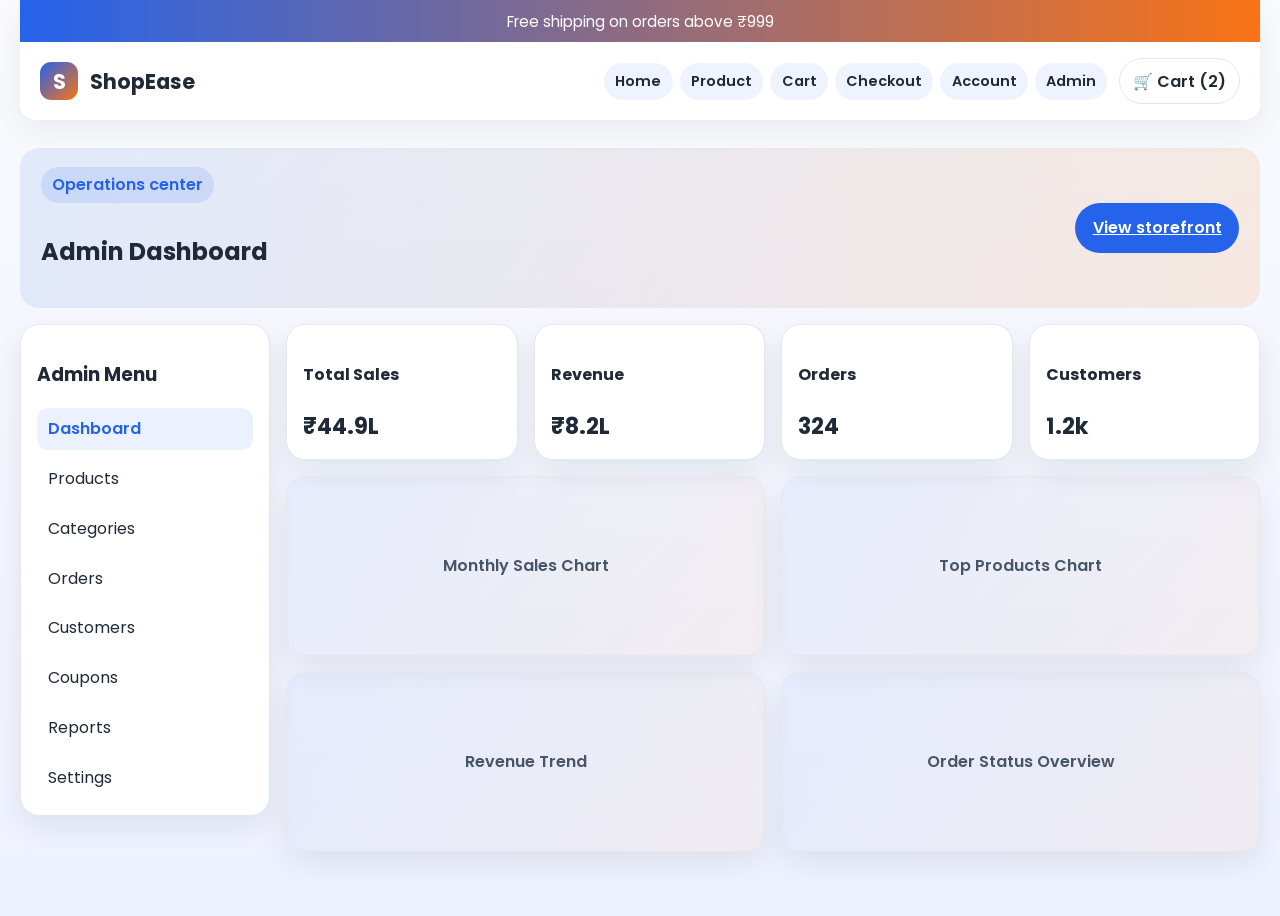
<file: admin.html>
<!DOCTYPE html>
<html lang="en">
  <head>
    <meta charset="UTF-8" />
    <meta name="viewport" content="width=device-width, initial-scale=1.0" />
    <title>Admin Dashboard | ShopEase</title>
    <link rel="preconnect" href="https://fonts.googleapis.com" />
    <link rel="preconnect" href="https://fonts.gstatic.com" crossorigin />
    <link href="https://fonts.googleapis.com/css2?family=Poppins:wght@400;500;600;700&display=swap" rel="stylesheet" />
    <link rel="stylesheet" href="styles.css" />
  </head>
  <body>
    <div class="page-shell">
      <header class="topbar">
        <div class="topbar__offer">Free shipping on orders above ₹999</div>
        <nav class="navbar">
          <a class="brand" href="index.html">
            <span class="brand__icon">S</span>
            <span class="brand__text">ShopEase</span>
          </a>
          <div class="navbar__actions">
            <div class="page-nav">
              <a href="index.html">Home</a>
              <a href="product.html">Product</a>
              <a href="cart.html">Cart</a>
              <a href="checkout.html">Checkout</a>
              <a href="dashboard.html">Account</a>
              <a href="admin.html">Admin</a>
            </div>
            <a class="nav-icon" href="cart.html">🛒 Cart (2)</a>
          </div>
        </nav>
      </header>

      <main class="page-content">
        <section class="mini-hero">
          <div>
            <p class="eyebrow">Operations center</p>
            <h1>Admin Dashboard</h1>
          </div>
          <a class="button button--primary" href="index.html">View storefront</a>
        </section>

        <section class="dashboard-layout">
          <aside class="sidebar">
            <h3>Admin Menu</h3>
            <ul>
              <li><a class="active" href="#">Dashboard</a></li>
              <li><a href="#">Products</a></li>
              <li><a href="#">Categories</a></li>
              <li><a href="#">Orders</a></li>
              <li><a href="#">Customers</a></li>
              <li><a href="#">Coupons</a></li>
              <li><a href="#">Reports</a></li>
              <li><a href="#">Settings</a></li>
            </ul>
          </aside>

          <div class="dashboard-grid">
            <div class="stats-grid">
              <div class="dashboard-card">
                <h4>Total Sales</h4>
                <p style="font-size: 1.4rem; font-weight: 700; margin: 0;">₹44.9L</p>
              </div>
              <div class="dashboard-card">
                <h4>Revenue</h4>
                <p style="font-size: 1.4rem; font-weight: 700; margin: 0;">₹8.2L</p>
              </div>
              <div class="dashboard-card">
                <h4>Orders</h4>
                <p style="font-size: 1.4rem; font-weight: 700; margin: 0;">324</p>
              </div>
              <div class="dashboard-card">
                <h4>Customers</h4>
                <p style="font-size: 1.4rem; font-weight: 700; margin: 0;">1.2k</p>
              </div>
            </div>
            <div class="admin-grid">
              <div class="dashboard-card chart-card">Monthly Sales Chart</div>
              <div class="dashboard-card chart-card">Top Products Chart</div>
              <div class="dashboard-card chart-card">Revenue Trend</div>
              <div class="dashboard-card chart-card">Order Status Overview</div>
            </div>
          </div>
        </section>
      </main>
    </div>
  </body>
</html>
</file>
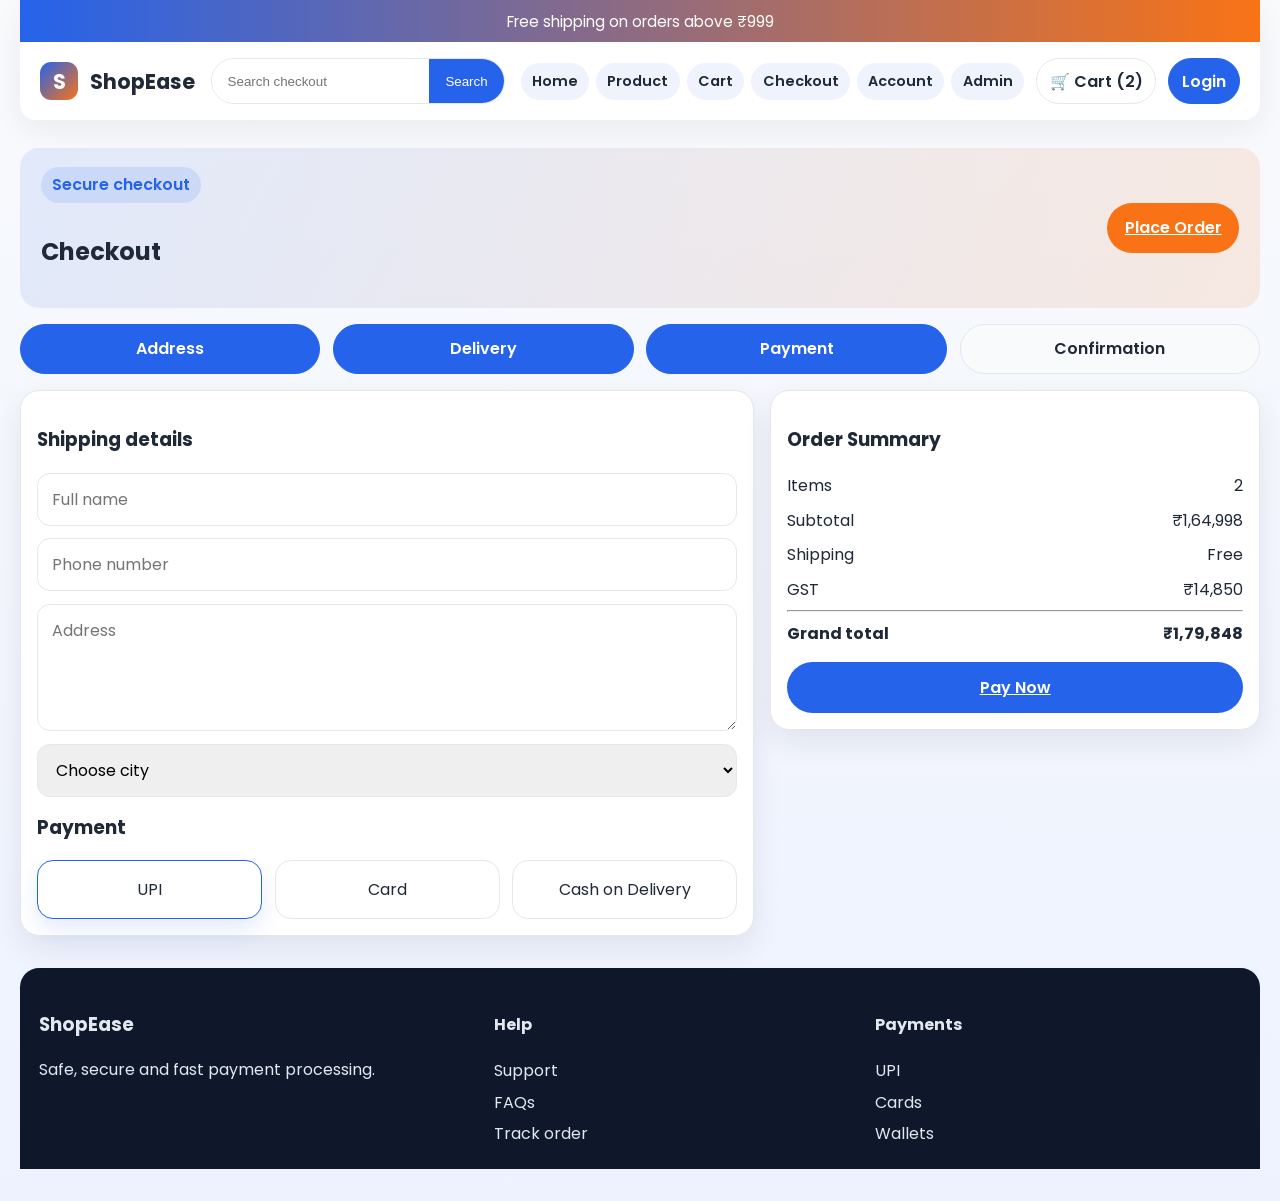
<file: checkout.html>
<!DOCTYPE html>
<html lang="en">
  <head>
    <meta charset="UTF-8" />
    <meta name="viewport" content="width=device-width, initial-scale=1.0" />
    <title>Checkout | ShopEase</title>
    <link rel="preconnect" href="https://fonts.googleapis.com" />
    <link rel="preconnect" href="https://fonts.gstatic.com" crossorigin />
    <link href="https://fonts.googleapis.com/css2?family=Poppins:wght@400;500;600;700&display=swap" rel="stylesheet" />
    <link rel="stylesheet" href="styles.css" />
  </head>
  <body>
    <div class="page-shell">
      <header class="topbar">
        <div class="topbar__offer">Free shipping on orders above ₹999</div>
        <nav class="navbar">
          <a class="brand" href="index.html">
            <span class="brand__icon">S</span>
            <span class="brand__text">ShopEase</span>
          </a>
          <div class="navbar__search">
            <input type="text" placeholder="Search checkout" />
            <button>Search</button>
          </div>
          <div class="navbar__actions">
            <div class="page-nav">
              <a href="index.html">Home</a>
              <a href="product.html">Product</a>
              <a href="cart.html">Cart</a>
              <a href="checkout.html">Checkout</a>
              <a href="dashboard.html">Account</a>
              <a href="admin.html">Admin</a>
            </div>
            <a class="nav-icon" href="cart.html">🛒 Cart (2)</a>
            <a class="nav-icon nav-icon--primary" href="dashboard.html">Login</a>
          </div>
        </nav>
      </header>

      <main class="page-content">
        <section class="mini-hero">
          <div>
            <p class="eyebrow">Secure checkout</p>
            <h1>Checkout</h1>
          </div>
          <a class="button button--accent" href="success.html">Place Order</a>
        </section>

        <div class="stepper">
          <div class="step active">Address</div>
          <div class="step active">Delivery</div>
          <div class="step active">Payment</div>
          <div class="step">Confirmation</div>
        </div>

        <section class="checkout-grid">
          <article class="page-card" style="padding: 1rem;">
            <h3>Shipping details</h3>
            <div class="form-grid">
              <input type="text" placeholder="Full name" />
              <input type="text" placeholder="Phone number" />
              <textarea rows="4" placeholder="Address"></textarea>
              <select>
                <option>Choose city</option>
                <option>Delhi</option>
                <option>Mumbai</option>
                <option>Bengaluru</option>
              </select>
            </div>
            <h3 style="margin-top: 1rem;">Payment</h3>
            <div class="payment-grid">
              <div class="payment-card active">UPI</div>
              <div class="payment-card">Card</div>
              <div class="payment-card">Cash on Delivery</div>
            </div>
          </article>
          <aside class="summary-card">
            <h3>Order Summary</h3>
            <div class="summary-row"><span>Items</span><span>2</span></div>
            <div class="summary-row"><span>Subtotal</span><span>₹1,64,998</span></div>
            <div class="summary-row"><span>Shipping</span><span>Free</span></div>
            <div class="summary-row"><span>GST</span><span>₹14,850</span></div>
            <hr />
            <div class="summary-row"><strong>Grand total</strong><strong>₹1,79,848</strong></div>
            <a class="button button--primary" style="margin-top: 1rem; width: 100%;" href="success.html">Pay Now</a>
          </aside>
        </section>
      </main>

      <footer class="footer">
        <div>
          <h3>ShopEase</h3>
          <p>Safe, secure and fast payment processing.</p>
        </div>
        <div>
          <h4>Help</h4>
          <ul>
            <li><a href="#">Support</a></li>
            <li><a href="#">FAQs</a></li>
            <li><a href="#">Track order</a></li>
          </ul>
        </div>
        <div>
          <h4>Payments</h4>
          <ul>
            <li><a href="#">UPI</a></li>
            <li><a href="#">Cards</a></li>
            <li><a href="#">Wallets</a></li>
          </ul>
        </div>
      </footer>
    </div>
  </body>
</html>
</file>
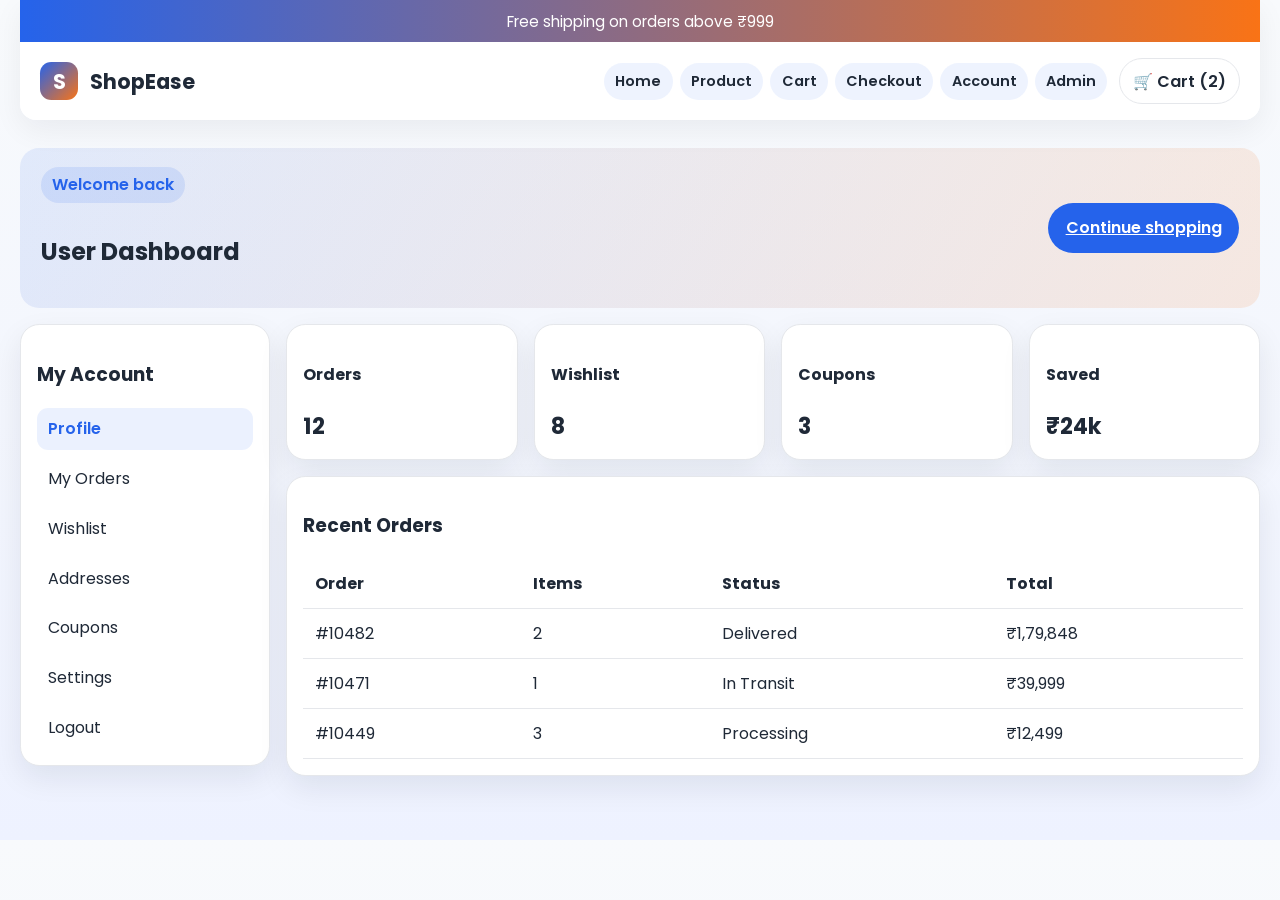
<file: dashboard.html>
<!DOCTYPE html>
<html lang="en">
  <head>
    <meta charset="UTF-8" />
    <meta name="viewport" content="width=device-width, initial-scale=1.0" />
    <title>User Dashboard | ShopEase</title>
    <link rel="preconnect" href="https://fonts.googleapis.com" />
    <link rel="preconnect" href="https://fonts.gstatic.com" crossorigin />
    <link href="https://fonts.googleapis.com/css2?family=Poppins:wght@400;500;600;700&display=swap" rel="stylesheet" />
    <link rel="stylesheet" href="styles.css" />
  </head>
  <body>
    <div class="page-shell">
      <header class="topbar">
        <div class="topbar__offer">Free shipping on orders above ₹999</div>
        <nav class="navbar">
          <a class="brand" href="index.html">
            <span class="brand__icon">S</span>
            <span class="brand__text">ShopEase</span>
          </a>
          <div class="navbar__actions">
            <div class="page-nav">
              <a href="index.html">Home</a>
              <a href="product.html">Product</a>
              <a href="cart.html">Cart</a>
              <a href="checkout.html">Checkout</a>
              <a href="dashboard.html">Account</a>
              <a href="admin.html">Admin</a>
            </div>
            <a class="nav-icon" href="cart.html">🛒 Cart (2)</a>
          </div>
        </nav>
      </header>

      <main class="page-content">
        <section class="mini-hero">
          <div>
            <p class="eyebrow">Welcome back</p>
            <h1>User Dashboard</h1>
          </div>
          <a class="button button--primary" href="index.html">Continue shopping</a>
        </section>

        <section class="dashboard-layout">
          <aside class="sidebar">
            <h3>My Account</h3>
            <ul>
              <li><a class="active" href="#">Profile</a></li>
              <li><a href="#">My Orders</a></li>
              <li><a href="#">Wishlist</a></li>
              <li><a href="#">Addresses</a></li>
              <li><a href="#">Coupons</a></li>
              <li><a href="#">Settings</a></li>
              <li><a href="#">Logout</a></li>
            </ul>
          </aside>

          <div class="dashboard-grid">
            <div class="stats-grid">
              <div class="dashboard-card">
                <h4>Orders</h4>
                <p style="font-size: 1.4rem; font-weight: 700; margin: 0;">12</p>
              </div>
              <div class="dashboard-card">
                <h4>Wishlist</h4>
                <p style="font-size: 1.4rem; font-weight: 700; margin: 0;">8</p>
              </div>
              <div class="dashboard-card">
                <h4>Coupons</h4>
                <p style="font-size: 1.4rem; font-weight: 700; margin: 0;">3</p>
              </div>
              <div class="dashboard-card">
                <h4>Saved</h4>
                <p style="font-size: 1.4rem; font-weight: 700; margin: 0;">₹24k</p>
              </div>
            </div>

            <div class="dashboard-card table-wrap">
              <h3>Recent Orders</h3>
              <table>
                <thead>
                  <tr><th>Order</th><th>Items</th><th>Status</th><th>Total</th></tr>
                </thead>
                <tbody>
                  <tr><td>#10482</td><td>2</td><td>Delivered</td><td>₹1,79,848</td></tr>
                  <tr><td>#10471</td><td>1</td><td>In Transit</td><td>₹39,999</td></tr>
                  <tr><td>#10449</td><td>3</td><td>Processing</td><td>₹12,499</td></tr>
                </tbody>
              </table>
            </div>
          </div>
        </section>
      </main>
    </div>
  </body>
</html>
</file>
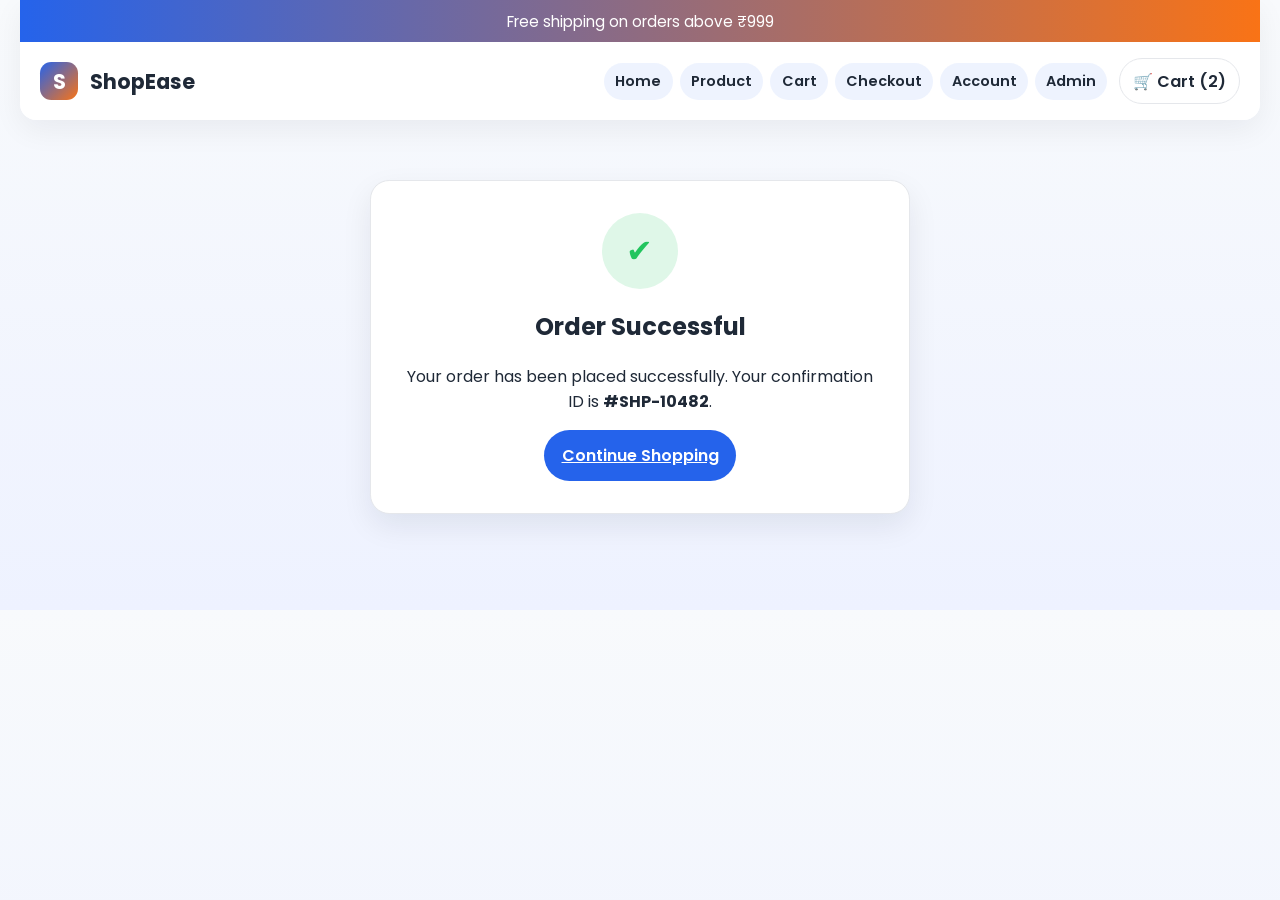
<file: success.html>
<!DOCTYPE html>
<html lang="en">
  <head>
    <meta charset="UTF-8" />
    <meta name="viewport" content="width=device-width, initial-scale=1.0" />
    <title>Order Success | ShopEase</title>
    <link rel="preconnect" href="https://fonts.googleapis.com" />
    <link rel="preconnect" href="https://fonts.gstatic.com" crossorigin />
    <link href="https://fonts.googleapis.com/css2?family=Poppins:wght@400;500;600;700&display=swap" rel="stylesheet" />
    <link rel="stylesheet" href="styles.css" />
  </head>
  <body>
    <div class="page-shell">
      <header class="topbar">
        <div class="topbar__offer">Free shipping on orders above ₹999</div>
        <nav class="navbar">
          <a class="brand" href="index.html">
            <span class="brand__icon">S</span>
            <span class="brand__text">ShopEase</span>
          </a>
          <div class="navbar__actions">
            <div class="page-nav">
              <a href="index.html">Home</a>
              <a href="product.html">Product</a>
              <a href="cart.html">Cart</a>
              <a href="checkout.html">Checkout</a>
              <a href="dashboard.html">Account</a>
              <a href="admin.html">Admin</a>
            </div>
            <a class="nav-icon" href="cart.html">🛒 Cart (2)</a>
          </div>
        </nav>
      </header>

      <main class="page-content">
        <section class="success-card">
          <div class="success-icon">✔</div>
          <h1>Order Successful</h1>
          <p>Your order has been placed successfully. Your confirmation ID is <strong>#SHP-10482</strong>.</p>
          <a class="button button--primary" href="index.html">Continue Shopping</a>
        </section>
      </main>
    </div>
  </body>
</html>
</file>
<file: styles.css>
:root {
  --primary: #2563eb;
  --secondary: #f97316;
  --success: #22c55e;
  --background: #f8fafc;
  --card: #ffffff;
  --text: #1f2937;
  --border: #e5e7eb;
  --shadow: 0 12px 30px rgba(15, 23, 42, 0.08);
}

* {
  box-sizing: border-box;
}

html {
  scroll-behavior: smooth;
}

body {
  margin: 0;
  font-family: 'Poppins', sans-serif;
  color: var(--text);
  background: linear-gradient(180deg, #f8fafc 0%, #eef2ff 100%);
}

img {
  display: block;
  width: 100%;
}

.page-shell {
  max-width: 1400px;
  margin: 0 auto;
  padding: 0 1.25rem 2rem;
}

.topbar {
  position: sticky;
  top: 0;
  z-index: 100;
  background: rgba(255, 255, 255, 0.95);
  backdrop-filter: blur(16px);
  box-shadow: 0 10px 30px rgba(15, 23, 42, 0.06);
  border-radius: 0 0 1rem 1rem;
  margin-bottom: 1.5rem;
}

.topbar__offer {
  padding: 0.6rem 1.25rem;
  text-align: center;
  background: linear-gradient(90deg, var(--primary), var(--secondary));
  color: white;
  font-size: 0.95rem;
}

.navbar {
  display: flex;
  align-items: center;
  justify-content: space-between;
  gap: 1rem;
  padding: 1rem 1.25rem;
}

.brand {
  display: flex;
  align-items: center;
  gap: 0.7rem;
  font-size: 1.3rem;
  font-weight: 700;
  color: var(--text);
  text-decoration: none;
}

.brand__icon {
  display: grid;
  place-items: center;
  width: 2.4rem;
  height: 2.4rem;
  border-radius: 0.7rem;
  background: linear-gradient(135deg, var(--primary), var(--secondary));
  color: white;
}

.navbar__search {
  display: flex;
  flex: 1;
  max-width: 560px;
  border: 1px solid var(--border);
  border-radius: 999px;
  overflow: hidden;
  background: white;
}

.navbar__search input {
  flex: 1;
  border: none;
  padding: 0.9rem 1rem;
  outline: none;
}

.navbar__search button {
  border: none;
  padding: 0 1rem;
  background: var(--primary);
  color: white;
  cursor: pointer;
}

.navbar__actions {
  display: flex;
  align-items: center;
  gap: 0.75rem;
  flex-wrap: wrap;
}

.dropdown {
  position: relative;
}

.dropdown summary {
  list-style: none;
  cursor: pointer;
  font-weight: 600;
  padding: 0.6rem 0.8rem;
  border: 1px solid var(--border);
  border-radius: 999px;
  background: white;
}

.dropdown ul {
  position: absolute;
  top: calc(100% + 0.5rem);
  left: 0;
  min-width: 9rem;
  padding: 0.6rem 0;
  margin: 0;
  list-style: none;
  background: white;
  border: 1px solid var(--border);
  border-radius: 0.8rem;
  box-shadow: var(--shadow);
}

.dropdown li a {
  display: block;
  padding: 0.6rem 0.8rem;
  color: var(--text);
  text-decoration: none;
}

.nav-icon {
  text-decoration: none;
  color: var(--text);
  font-weight: 600;
  padding: 0.6rem 0.8rem;
  border-radius: 999px;
  background: white;
  border: 1px solid var(--border);
}

.nav-icon--primary {
  background: var(--primary);
  color: white;
  border-color: var(--primary);
}

.hero {
  padding: 1rem 0 1.5rem;
}

.hero__slider {
  position: relative;
  overflow: hidden;
  border-radius: 1.4rem;
  background: white;
  box-shadow: var(--shadow);
}

.hero__slide {
  display: none;
  grid-template-columns: 1.1fr 0.9fr;
  align-items: center;
  gap: 1.5rem;
  padding: 2rem;
  min-height: 450px;
  background: linear-gradient(135deg, rgba(37, 99, 235, 0.16), rgba(249, 115, 22, 0.12));
}

.hero__slide.active {
  display: grid;
}

.hero__content h1 {
  font-size: clamp(2rem, 4vw, 3rem);
  margin: 0 0 0.75rem;
}

.hero__content p {
  font-size: 1rem;
  line-height: 1.7;
  color: #475569;
}

.eyebrow {
  display: inline-block;
  margin: 0 0 0.7rem;
  padding: 0.35rem 0.7rem;
  border-radius: 999px;
  background: rgba(37, 99, 235, 0.12);
  color: var(--primary);
  font-weight: 600;
}

.button {
  display: inline-flex;
  align-items: center;
  justify-content: center;
  border: none;
  border-radius: 999px;
  padding: 0.8rem 1.1rem;
  font-weight: 600;
  cursor: pointer;
  transition: transform 180ms ease, box-shadow 180ms ease, background 180ms ease;
}

.button:hover {
  transform: translateY(-1px);
  box-shadow: 0 10px 20px rgba(15, 23, 42, 0.12);
}

.button--primary {
  background: var(--primary);
  color: white;
}

.button--accent {
  background: var(--secondary);
  color: white;
}

.button--small {
  padding: 0.6rem 0.8rem;
  font-size: 0.9rem;
}

.hero__media img {
  height: 320px;
  object-fit: cover;
  border-radius: 1rem;
}

.hero__dots {
  display: flex;
  justify-content: center;
  gap: 0.45rem;
  padding: 0.75rem 0 1rem;
}

.hero__dots span {
  width: 0.75rem;
  height: 0.75rem;
  border-radius: 50%;
  background: rgba(15, 23, 42, 0.22);
  cursor: pointer;
}

.hero__dots span.active {
  background: var(--primary);
}

.section {
  padding: 1.2rem 0 0.2rem;
}

.section--tight {
  padding-top: 0.5rem;
}

.section__heading {
  display: flex;
  justify-content: space-between;
  align-items: center;
  margin-bottom: 1rem;
}

.section__heading h2 {
  margin: 0;
  font-size: 1.35rem;
}

.section__heading a {
  color: var(--primary);
  font-weight: 600;
  text-decoration: none;
}

.category-grid {
  display: grid;
  grid-template-columns: repeat(4, minmax(0, 1fr));
  gap: 1rem;
}

.category-card {
  background: var(--card);
  border: 1px solid var(--border);
  border-radius: 1rem;
  padding: 1rem;
  text-align: center;
  box-shadow: var(--shadow);
  transition: transform 180ms ease, box-shadow 180ms ease;
}

.category-card:hover {
  transform: translateY(-4px) scale(1.01);
  box-shadow: 0 16px 32px rgba(15, 23, 42, 0.14);
}

.category-card div {
  font-size: 1.9rem;
  margin-bottom: 0.65rem;
}

.product-row,
.product-grid {
  display: grid;
  gap: 1rem;
}

.product-row {
  grid-template-columns: repeat(3, minmax(0, 1fr));
}

.product-grid {
  grid-template-columns: repeat(4, minmax(0, 1fr));
}

.product-card {
  background: var(--card);
  border: 1px solid var(--border);
  border-radius: 1.1rem;
  overflow: hidden;
  box-shadow: var(--shadow);
  transition: transform 180ms ease, box-shadow 180ms ease;
}

.product-card:hover {
  transform: translateY(-4px) scale(1.01);
  box-shadow: 0 18px 38px rgba(15, 23, 42, 0.14);
}

.product-card img {
  height: 200px;
  object-fit: cover;
}

.product-card__body {
  padding: 1rem;
}

.product-card__brand {
  margin: 0 0 0.35rem;
  color: var(--secondary);
  font-weight: 600;
}

.product-card h3 {
  margin: 0 0 0.35rem;
}

.rating {
  margin: 0 0 0.5rem;
  color: #f59e0b;
  letter-spacing: 0.15em;
}

.price-stack {
  display: flex;
  align-items: center;
  gap: 0.6rem;
  margin-bottom: 0.65rem;
}

.price {
  font-weight: 700;
  color: var(--text);
}

.price--sale {
  color: var(--secondary);
}

.price--old {
  text-decoration: line-through;
  color: #94a3b8;
  font-size: 0.9rem;
}

.badge {
  display: inline-block;
  margin-bottom: 0.75rem;
  padding: 0.4rem 0.65rem;
  border-radius: 999px;
  background: rgba(34, 197, 94, 0.14);
  color: var(--success);
  font-weight: 600;
}

.product-card__actions {
  display: flex;
  gap: 0.5rem;
  margin-top: 0.6rem;
}

.countdown {
  display: flex;
  align-items: center;
  gap: 0.55rem;
  padding: 0.5rem 0.8rem;
  border-radius: 999px;
  background: rgba(249, 115, 22, 0.1);
  color: var(--secondary);
  font-weight: 600;
}

.brand-row {
  display: grid;
  grid-template-columns: repeat(4, minmax(0, 1fr));
  gap: 0.8rem;
}

.brand-row div {
  display: grid;
  place-items: center;
  min-height: 72px;
  border-radius: 1rem;
  background: var(--card);
  border: 1px solid var(--border);
  font-weight: 700;
  letter-spacing: 0.03em;
}

.section--highlight {
  display: grid;
  grid-template-columns: 1.1fr 0.9fr;
  gap: 1rem;
  padding: 1.5rem 0 2rem;
}

.testimonial-card,
.newsletter-card {
  background: var(--card);
  border: 1px solid var(--border);
  border-radius: 1.2rem;
  box-shadow: var(--shadow);
  padding: 1.25rem;
}

.newsletter-form {
  display: flex;
  gap: 0.7rem;
  margin-top: 0.75rem;
}

.newsletter-form input {
  flex: 1;
  border: 1px solid var(--border);
  border-radius: 999px;
  padding: 0.8rem 1rem;
  outline: none;
}

.footer {
  display: grid;
  grid-template-columns: 1.2fr 1fr 1fr;
  gap: 1rem;
  padding: 1.4rem 1.2rem;
  background: #0f172a;
  color: #e2e8f0;
  border-radius: 1.2rem 1.2rem 0 0;
}

.footer a {
  color: inherit;
  text-decoration: none;
}

.footer ul {
  list-style: none;
  padding: 0;
  margin: 0.5rem 0 0;
}

.footer li + li {
  margin-top: 0.4rem;
}

.page-nav {
  display: flex;
  flex-wrap: wrap;
  gap: 0.45rem;
}

.page-nav a {
  text-decoration: none;
  color: var(--text);
  padding: 0.5rem 0.7rem;
  border-radius: 999px;
  background: rgba(37, 99, 235, 0.08);
  font-size: 0.9rem;
  font-weight: 600;
}

.page-content {
  padding: 0.2rem 0 2rem;
}

.page-card,
.detail-card,
.summary-card,
.dashboard-card,
.admin-card,
.success-card {
  background: var(--card);
  border: 1px solid var(--border);
  border-radius: 1.2rem;
  box-shadow: var(--shadow);
}

.mini-hero {
  display: flex;
  justify-content: space-between;
  align-items: center;
  gap: 1rem;
  margin-bottom: 1rem;
  padding: 1.2rem 1.3rem;
  background: linear-gradient(120deg, rgba(37, 99, 235, 0.1), rgba(249, 115, 22, 0.12));
  border-radius: 1.2rem;
}

.detail-layout {
  display: grid;
  grid-template-columns: 1.1fr 0.9fr;
  gap: 1.2rem;
}

.gallery-card,
.info-card {
  padding: 1rem;
}

.gallery-main img {
  height: 360px;
  object-fit: cover;
  border-radius: 1rem;
}

.thumb-row {
  display: grid;
  grid-template-columns: repeat(4, minmax(0, 1fr));
  gap: 0.65rem;
  margin-top: 0.8rem;
}

.thumb-row img {
  height: 78px;
  object-fit: cover;
  border-radius: 0.8rem;
  border: 1px solid var(--border);
}

.info-card h1,
.info-card h2,
.info-card h3 {
  margin: 0 0 0.45rem;
}

.meta-row {
  display: flex;
  gap: 0.55rem;
  flex-wrap: wrap;
  margin-bottom: 0.6rem;
}

.meta-pill {
  display: inline-block;
  padding: 0.35rem 0.65rem;
  border-radius: 999px;
  background: rgba(37, 99, 235, 0.08);
  color: var(--primary);
  font-weight: 600;
  font-size: 0.9rem;
}

.tabs {
  display: flex;
  gap: 0.6rem;
  margin: 1rem 0 0.8rem;
  flex-wrap: wrap;
}

.tab {
  border: 1px solid var(--border);
  background: #f8fafc;
  padding: 0.55rem 0.85rem;
  border-radius: 999px;
  font-weight: 600;
  color: var(--text);
}

.tab.active {
  background: var(--primary);
  color: white;
  border-color: var(--primary);
}

.tab-panel {
  padding: 0.2rem 0 0;
  color: #475569;
  line-height: 1.7;
}

.cart-layout {
  display: grid;
  grid-template-columns: 1.5fr 0.8fr;
  gap: 1.2rem;
}

.cart-item {
  display: grid;
  grid-template-columns: 96px 1fr auto auto;
  gap: 1rem;
  align-items: center;
  padding: 0.9rem 1rem;
  border-bottom: 1px solid var(--border);
}

.cart-item img {
  width: 96px;
  height: 96px;
  object-fit: cover;
  border-radius: 0.9rem;
}

.qty-controls {
  display: flex;
  align-items: center;
  gap: 0.4rem;
}

.qty-controls button {
  border: 1px solid var(--border);
  background: white;
  width: 1.8rem;
  height: 1.8rem;
  border-radius: 50%;
  cursor: pointer;
}

.summary-card {
  padding: 1rem;
  height: fit-content;
}

.summary-row {
  display: flex;
  justify-content: space-between;
  margin-top: 0.6rem;
}

.stepper {
  display: flex;
  justify-content: space-between;
  gap: 0.8rem;
  margin-bottom: 1rem;
  flex-wrap: wrap;
}

.step {
  flex: 1;
  text-align: center;
  padding: 0.7rem;
  border-radius: 999px;
  background: #f8fafc;
  border: 1px solid var(--border);
  font-weight: 600;
}

.step.active {
  background: var(--primary);
  color: white;
  border-color: var(--primary);
}

.checkout-grid {
  display: grid;
  grid-template-columns: 1.2fr 0.8fr;
  gap: 1rem;
}

.form-grid {
  display: grid;
  gap: 0.8rem;
}

.form-grid input,
.form-grid select,
.form-grid textarea {
  width: 100%;
  padding: 0.8rem 0.9rem;
  border-radius: 0.8rem;
  border: 1px solid var(--border);
  font: inherit;
}

.payment-grid {
  display: grid;
  grid-template-columns: repeat(3, minmax(0, 1fr));
  gap: 0.8rem;
}

.payment-card {
  padding: 1rem;
  border: 1px solid var(--border);
  border-radius: 1rem;
  background: white;
  cursor: pointer;
  text-align: center;
}

.payment-card.active {
  border-color: var(--primary);
  box-shadow: 0 10px 20px rgba(37, 99, 235, 0.12);
}

.success-card {
  padding: 2rem;
  text-align: center;
  max-width: 540px;
  margin: 2rem auto;
}

.success-icon {
  width: 4.8rem;
  height: 4.8rem;
  display: grid;
  place-items: center;
  border-radius: 50%;
  background: rgba(34, 197, 94, 0.14);
  color: var(--success);
  font-size: 2rem;
  margin: 0 auto 1rem;
}

.dashboard-layout {
  display: grid;
  grid-template-columns: 250px 1fr;
  gap: 1rem;
}

.sidebar {
  padding: 1rem;
  background: var(--card);
  border: 1px solid var(--border);
  border-radius: 1.2rem;
  box-shadow: var(--shadow);
  height: fit-content;
}

.sidebar ul {
  list-style: none;
  padding: 0;
  margin: 0.8rem 0 0;
}

.sidebar li + li {
  margin-top: 0.45rem;
}

.sidebar a {
  display: block;
  color: var(--text);
  text-decoration: none;
  padding: 0.55rem 0.7rem;
  border-radius: 0.7rem;
}

.sidebar a.active {
  background: rgba(37, 99, 235, 0.09);
  color: var(--primary);
  font-weight: 600;
}

.dashboard-grid {
  display: grid;
  gap: 1rem;
}

.stats-grid {
  display: grid;
  grid-template-columns: repeat(4, minmax(0, 1fr));
  gap: 1rem;
}

.dashboard-card {
  padding: 1rem;
}

.table-wrap {
  overflow-x: auto;
}

table {
  width: 100%;
  border-collapse: collapse;
}

th,
td {
  text-align: left;
  padding: 0.75rem;
  border-bottom: 1px solid var(--border);
}

.admin-grid {
  display: grid;
  grid-template-columns: repeat(2, minmax(0, 1fr));
  gap: 1rem;
}

.chart-card {
  padding: 1rem;
  min-height: 180px;
  display: flex;
  align-items: center;
  justify-content: center;
  color: #475569;
  font-weight: 600;
  background: linear-gradient(135deg, rgba(37, 99, 235, 0.06), rgba(249, 115, 22, 0.06));
}

.back-to-top {
  position: fixed;
  right: 1rem;
  bottom: 1rem;
  border: none;
  border-radius: 999px;
  width: 3rem;
  height: 3rem;
  background: var(--primary);
  color: white;
  font-size: 1.2rem;
  cursor: pointer;
  box-shadow: var(--shadow);
  opacity: 0;
  pointer-events: none;
  transition: opacity 180ms ease;
}

.back-to-top.visible {
  opacity: 1;
  pointer-events: auto;
}

.toast {
  position: fixed;
  left: 50%;
  bottom: 5rem;
  transform: translateX(-50%) translateY(20px);
  background: #111827;
  color: white;
  padding: 0.8rem 1rem;
  border-radius: 999px;
  opacity: 0;
  pointer-events: none;
  transition: opacity 180ms ease, transform 180ms ease;
}

.toast.show {
  opacity: 1;
  transform: translateX(-50%) translateY(0);
}

@media (max-width: 1024px) {
  .product-grid {
    grid-template-columns: repeat(2, minmax(0, 1fr));
  }

  .section--highlight {
    grid-template-columns: 1fr;
  }
}

@media (max-width: 760px) {
  .navbar {
    flex-direction: column;
    align-items: stretch;
  }

  .navbar__search {
    max-width: none;
  }

  .hero__slide {
    grid-template-columns: 1fr;
    padding: 1.25rem;
  }

  .category-grid,
  .product-row,
  .product-grid,
  .brand-row,
  .footer,
  .detail-layout,
  .cart-layout,
  .checkout-grid,
  .stats-grid,
  .admin-grid,
  .dashboard-layout {
    grid-template-columns: 1fr;
  }

  .newsletter-form {
    flex-direction: column;
  }

  .cart-item {
    grid-template-columns: 1fr;
  }

  .payment-grid {
    grid-template-columns: 1fr;
  }
}
</file>
